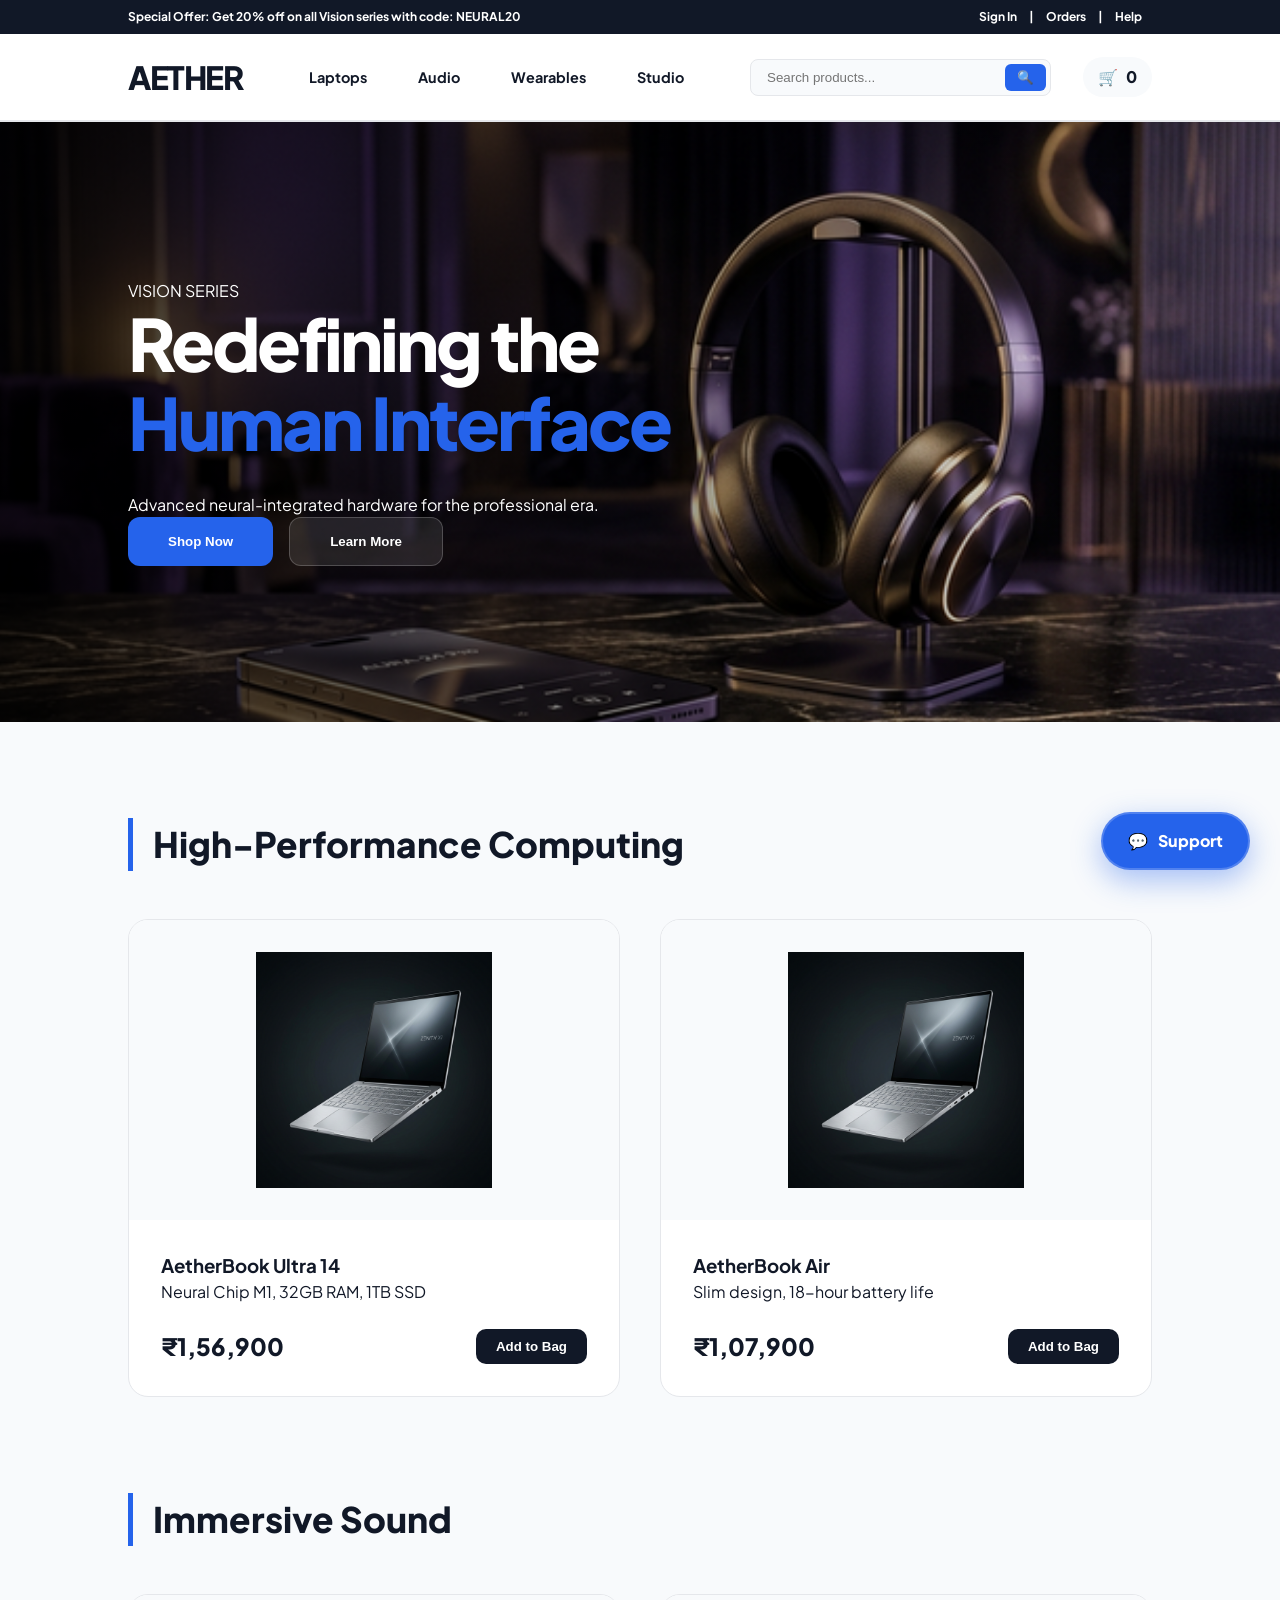
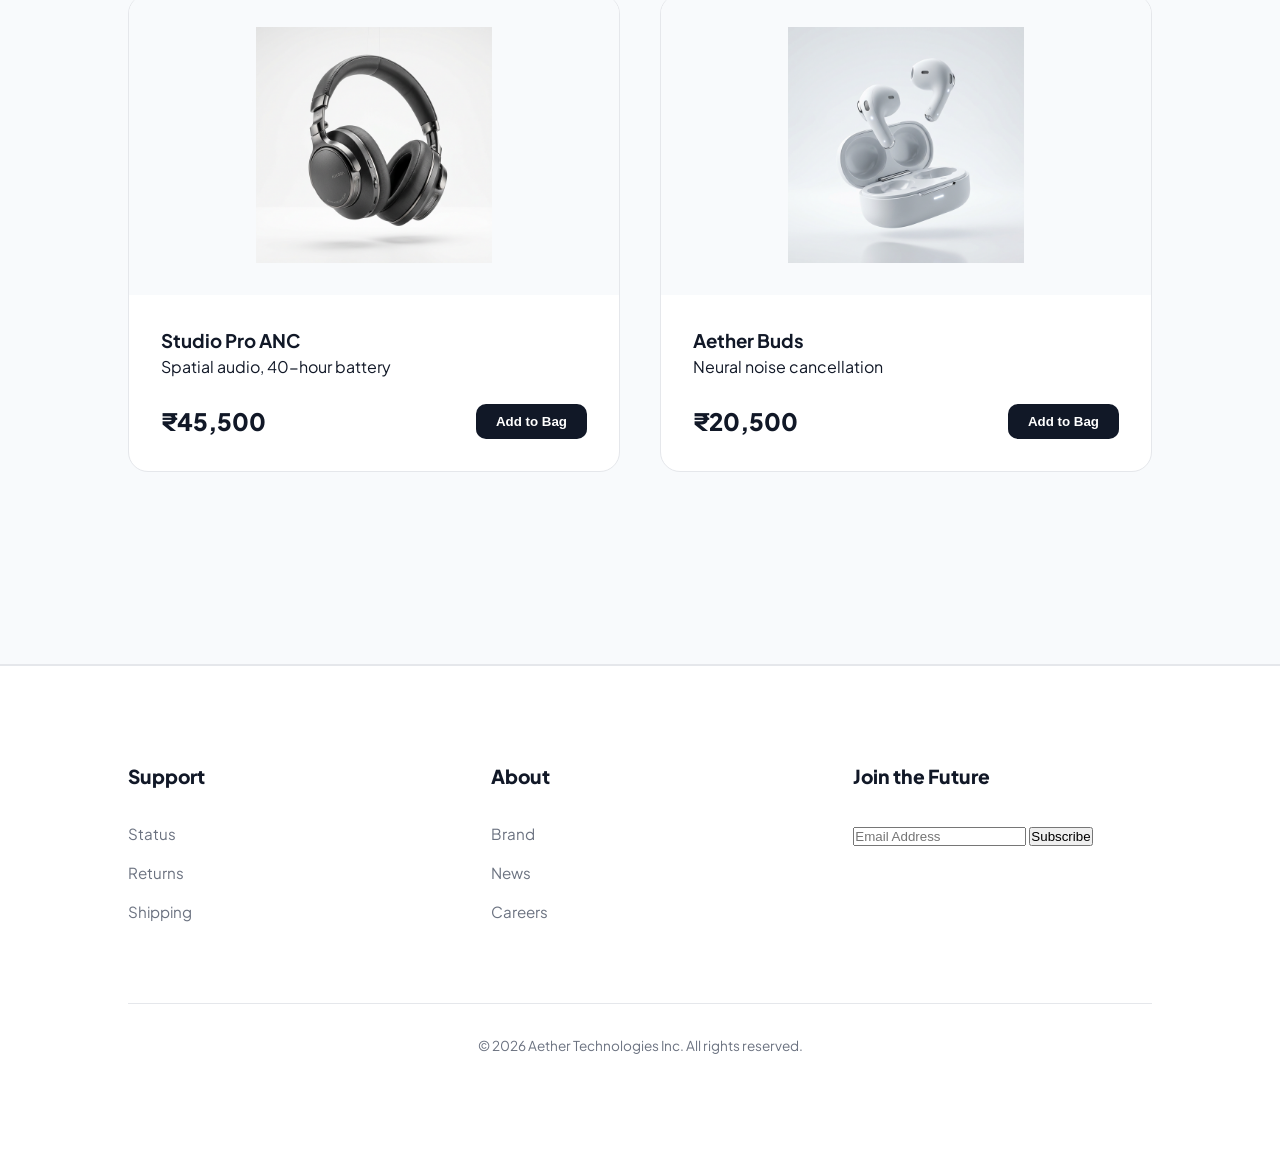
<file: ecommerce/index.html>
<!DOCTYPE html>
<html lang="en">

<head>
    <meta charset="UTF-8">
    <meta name="viewport" content="width=device-width, initial-scale=1.0">
    <title>AETHER Store | Official Site</title>
    <link rel="stylesheet" href="styles.css">
    <link href="https://fonts.googleapis.com/css2?family=Plus+Jakarta+Sans:wght@300;400;500;600;700;800&display=swap"
        rel="stylesheet">
    <script src="script.js" defer></script>
</head>

<body>
    <!-- Premium Header -->
    <nav class="main-nav">
        <div class="top-bar">
            <span>Special Offer: Get 20% off on all Vision series with code: NEURAL20</span>
            <div class="top-links">
                <a href="#" id="signin-nav-btn">Sign In</a> | <a href="#">Orders</a> | <a href="#">Help</a>
            </div>

        </div>
        <div class="navbar">
            <div class="logo-area" onclick="location.reload()">
                <span class="logo">AETHER</span>
            </div>
            <div class="nav-links">
                <a href="#computing">Laptops</a>
                <a href="#audio">Audio</a>
                <a href="#wearables">Wearables</a>
                <a href="#studio">Studio</a>
            </div>
            <div class="nav-tools">
                <div class="search-box">
                    <input type="text" placeholder="Search products...">
                    <button>🔍</button>
                </div>
                <div class="cart-icon" id="cart-btn">
                    🛒 <span id="cart-count">0</span>
                </div>
            </div>
        </div>
    </nav>

    <!-- Hero Content -->
    <header class="main-hero">
        <div class="hero-image" style="background-image: url('assets/hero.png');"></div>
        <div class="hero-overlay">
            <div class="content">
                <span class="badge">VISION SERIES</span>
                <h1>Redefining the <br><span>Human Interface</span></h1>
                <p>Advanced neural-integrated hardware for the professional era.</p>
                <div class="cta-group">
                    <button class="btn-primary" onclick="scrollToId('computing')">Shop Now</button>
                    <button class="btn-secondary">Learn More</button>
                </div>
            </div>
        </div>
    </header>

    <!-- Product Sections -->
    <main class="store-container">

        <!-- Computing Section -->
        <section id="computing" class="product-section">
            <h2 class="section-title">High-Performance Computing</h2>
            <div class="product-grid">
                <div class="product-card">
                    <div class="img-box">
                        <img src="assets/laptop.png" alt="AetherBook Ultra 14">
                    </div>

                    <div class="info">
                        <h3>AetherBook Ultra 14</h3>
                        <p class="desc">Neural Chip M1, 32GB RAM, 1TB SSD</p>
                        <div class="price-line">
                            <span class="price">₹1,56,900</span>
                            <button class="add-btn" onclick="addToCart('AetherBook Ultra 14', 156900)">Add to
                                Bag</button>
                        </div>

                    </div>
                </div>
                <div class="product-card">
                    <div class="img-box">
                        <img src="assets/laptop.png" alt="AetherBook Air">
                    </div>


                    <div class="info">
                        <h3>AetherBook Air</h3>
                        <p class="desc">Slim design, 18-hour battery life</p>
                        <div class="price-line">
                            <span class="price">₹1,07,900</span>
                            <button class="add-btn" onclick="addToCart('AetherBook Air', 107900)">Add to Bag</button>
                        </div>

                    </div>
                </div>
            </div>
        </section>

        <!-- Audio Section -->
        <section id="audio" class="product-section alternate">
            <h2 class="section-title">Immersive Sound</h2>
            <div class="product-grid">
                <div class="product-card">
                    <div class="img-box">
                        <img src="assets/audio.png" alt="Studio Pro ANC">
                    </div>

                    <div class="info">
                        <h3>Studio Pro ANC</h3>
                        <p class="desc">Spatial audio, 40-hour battery</p>
                        <div class="price-line">
                            <span class="price">₹45,500</span>
                            <button class="add-btn" onclick="addToCart('Studio Pro ANC', 45500)">Add to Bag</button>
                        </div>

                    </div>
                </div>
                <div class="product-card">
                    <div class="img-box">
                        <img src="assets/earbuds.png" alt="Aether Buds">
                    </div>

                    <div class="info">
                        <h3>Aether Buds</h3>
                        <p class="desc">Neural noise cancellation</p>
                        <div class="price-line">
                            <span class="price">₹20,500</span>
                            <button class="add-btn" onclick="addToCart('Aether Buds', 20500)">Add to Bag</button>
                        </div>

                    </div>
                </div>
            </div>
        </section>

    </main>

    <!-- REAL E-COMMERCE FOOTER -->
    <footer class="site-footer">
        <div class="footer-grid">
            <div class="footer-col">
                <h4>Support</h4>
                <a href="#">Status</a>
                <a href="#">Returns</a>
                <a href="#">Shipping</a>
            </div>
            <div class="footer-col">
                <h4>About</h4>
                <a href="#">Brand</a>
                <a href="#">News</a>
                <a href="#">Careers</a>
            </div>
            <div class="footer-col newsletter">
                <h4>Join the Future</h4>
                <input type="email" placeholder="Email Address">
                <button>Subscribe</button>
            </div>
        </div>
        <div class="legal">
            © 2026 Aether Technologies Inc. All rights reserved.
        </div>
    </footer>

    <!-- REFINED NEURAL CHAT INTEGRATION -->
    <div id="neural-support-btn" class="support-fab">
        <span class="icon">💬</span> Support
    </div>

    <!-- Chat Interface -->
    <div id="support-modal" class="chat-sidebar hidden">
        <div class="chat-header">
            <div class="header-info">
                <h3>Aether Assistant</h3>
                <span class="status">● Online</span>
            </div>
            <button id="close-support">✕</button>
        </div>

        <div class="chat-body" id="chat-history">
            <div class="msg ai">How can I assist your shopping experience today? I can help with orders, product info,
                or technical support.</div>
        </div>

        <!-- CAMERA/SENSORS AREA -->
        <div id="sensor-preview" class="hidden">
            <div class="video-wrapper">
                <video id="support-cam" autoplay playsinline></video>
                <div class="scan-animation"></div>
            </div>
            <div id="scan-label">SCANNING INTENT...</div>
        </div>

        <div class="chat-footer">
            <div class="sensor-row">
                <button id="cam-btn" title="Live Video Analysis">📹 Live</button>
                <button id="img-btn" title="Upload Image Trace">� Image</button>

                <button id="mic-btn" title="Voice Analysis">🎤 Voice</button>
            </div>
            <input type="file" id="image-upload" accept="image/*" class="hidden">

            <div class="input-row">
                <input type="text" id="support-text" placeholder="Type a message...">
                <button id="send-btn">Send</button>
            </div>

            <!-- REAL-TIME ANALYTICS (SUBTLE) -->
            <div id="neural-analytics" class="hidden">
                <div class="intent-row">
                    Detected Intent: <strong id="detected-intent">---</strong>
                </div>
                <div class="conf-bar-bg">
                    <div id="intent-conf-bar" class="conf-bar-fill"></div>
                </div>
            </div>
        </div>
    </div>

    <!-- Modals for E-commerce Functionality -->
    <div id="signin-modal" class="auth-modal hidden">
        <div class="modal-content">
            <h3>Sign Into Aether</h3>
            <p>Connect to access Neural Personalization & INR Currency.</p>
            <input type="email" id="user-email" placeholder="Email Address">
            <input type="password" id="user-pass" placeholder="Password">
            <div class="modal-actions">
                <button class="btn-primary" id="do-signin">Sign In</button>
                <button class="btn-ghost" id="close-signin">Cancel</button>
            </div>
        </div>
    </div>

    <!-- Bag Drawer / Modal -->
    <div id="cart-modal" class="cart-sidebar hidden">
        <div class="chat-header">
            <div class="header-info">
                <h3>Your Bag</h3>
                <span id="bag-total-count">0 items</span>
            </div>
            <button id="close-cart">✕</button>
        </div>
        <div class="chat-body" id="cart-items">
            <!-- Items injected by JS -->
            <div class="empty-cart-msg">Your bag is empty. Explore the Aether ecosystem.</div>
        </div>
        <div class="chat-footer">
            <div class="cart-summary">
                <span>Estimated Total:</span>
                <span id="cart-total-price">₹0</span>
            </div>
            <button class="btn-primary buy-now-btn" style="width: 100%; margin-top: 1rem;">Complete Checkout</button>
        </div>
    </div>


</html>
</file>
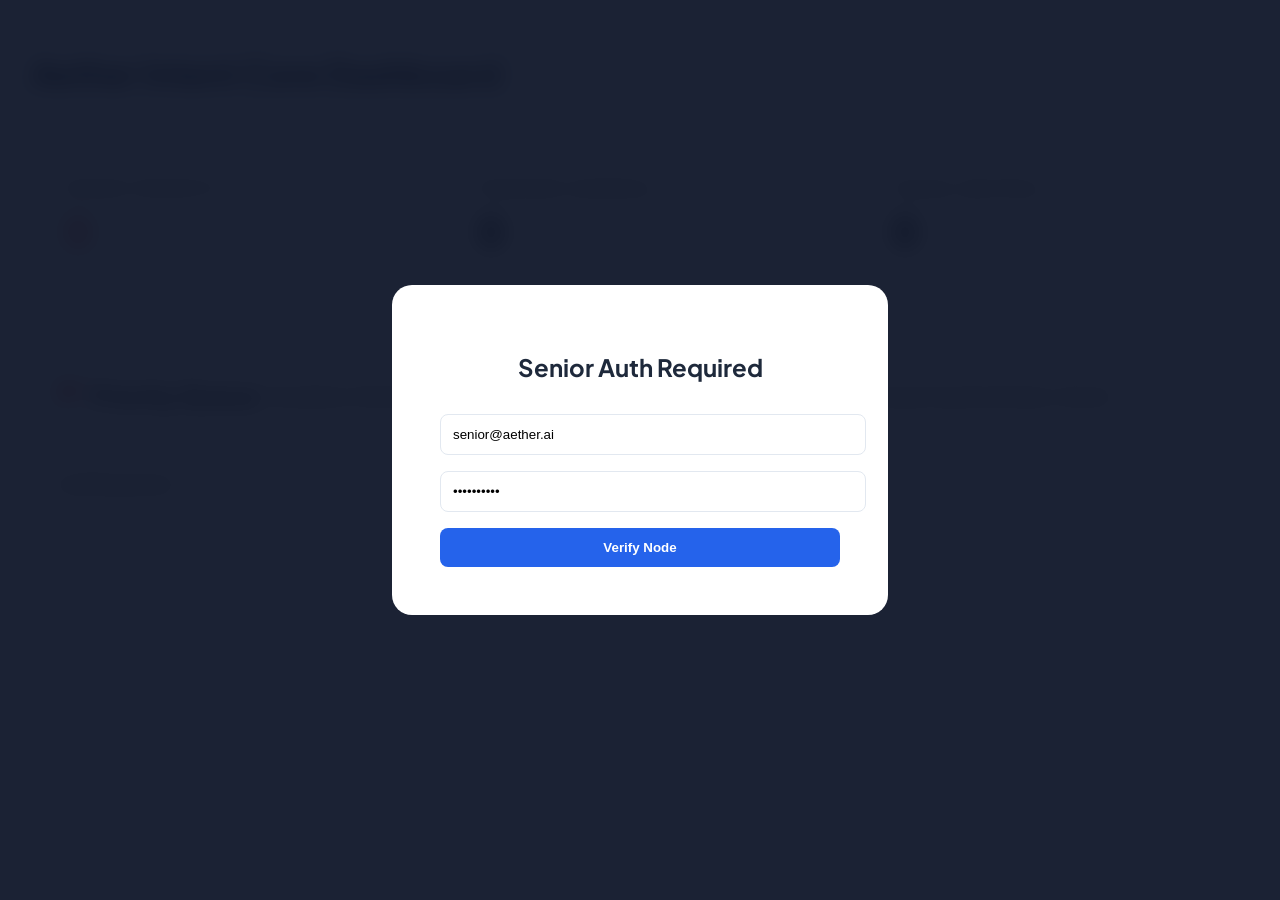
<file: ecommerce/dashboard.html>
<!DOCTYPE html>
<html lang="en">

<head>
    <meta charset="UTF-8">
    <meta name="viewport" content="width=device-width, initial-scale=1.0">
    <title>AETHER | Intent Analytics Dashboard</title>
    <link href="https://fonts.googleapis.com/css2?family=Plus+Jakarta+Sans:wght@400;700;800&display=swap"
        rel="stylesheet">
    <style>
        :root {
            --primary: #2563eb;
            --priority: #ef4444;
            --neutral: #10b981;
            --bg: #f8fafc;
        }

        body {
            font-family: 'Plus Jakarta Sans', sans-serif;
            background: var(--bg);
            margin: 0;
            padding: 2rem;
        }

        .header {
            display: flex;
            justify-content: space-between;
            align-items: center;
            margin-bottom: 2rem;
        }

        .stats-grid {
            display: grid;
            grid-template-columns: repeat(3, 1fr);
            gap: 1.5rem;
            margin-bottom: 3rem;
        }

        .stat-card {
            background: #fff;
            padding: 2rem;
            border-radius: 16px;
            box-shadow: 0 4px 12px rgba(0, 0, 0, 0.05);
        }

        .stat-card h3 {
            margin: 0;
            font-size: 0.9rem;
            color: #666;
            text-transform: uppercase;
            letter-spacing: 1px;
        }

        .stat-card .count {
            font-size: 2.5rem;
            font-weight: 800;
            margin-top: 0.5rem;
        }

        .priority-count {
            color: var(--priority);
        }

        .cases-section {
            display: grid;
            grid-template-columns: 1fr 1fr;
            gap: 2rem;
        }

        .cases-column {
            background: #fff;
            border-radius: 20px;
            padding: 1.5rem;
            box-shadow: 0 10px 30px rgba(0, 0, 0, 0.05);
        }

        .column-header {
            display: flex;
            align-items: center;
            gap: 10px;
            margin-bottom: 1.5rem;
            border-bottom: 1px solid #eee;
            padding-bottom: 1rem;
        }

        .case-card {
            padding: 1.5rem;
            border: 1px solid #eee;
            border-radius: 12px;
            margin-bottom: 1rem;
            transition: 0.2s;
            position: relative;
        }

        .case-card:hover {
            border-color: var(--primary);
        }

        .case-meta {
            display: flex;
            justify-content: space-between;
            font-size: 0.75rem;
            color: #999;
            margin-bottom: 8px;
        }

        .case-text {
            font-weight: 700;
            font-size: 0.95rem;
            color: #1e293b;
        }

        .case-intent {
            display: inline-block;
            padding: 4px 12px;
            border-radius: 6px;
            font-size: 0.7rem;
            font-weight: 800;
            margin-top: 10px;
        }

        .intent-priority {
            background: #fee2e2;
            color: #b91c1c;
        }

        .intent-neutral {
            background: #d1fae5;
            color: #065f46;
        }

        .reply-area {
            margin-top: 15px;
            border-top: 1px solid #f1f5f9;
            padding-top: 15px;
        }

        .reply-area textarea {
            width: 100%;
            border: 1px solid #e2e8f0;
            border-radius: 8px;
            padding: 10px;
            font-family: inherit;
            resize: none;
            font-size: 0.85rem;
        }

        .reply-btn {
            background: var(--primary);
            color: white;
            border: none;
            padding: 5px 15px;
            border-radius: 6px;
            font-size: 0.8rem;
            font-weight: 700;
            cursor: pointer;
            margin-top: 8px;
        }

        .replies-sent {
            margin-top: 10px;
            font-size: 0.8rem;
            color: #64748b;
            background: #f8fafc;
            padding: 8px;
            border-radius: 6px;
        }

        /* Login Overlay */
        #login-overlay {
            position: fixed;
            inset: 0;
            background: rgba(15, 23, 42, 0.95);
            display: flex;
            align-items: center;
            justify-content: center;
            z-index: 9999;
            backdrop-filter: blur(10px);
        }

        .login-box {
            background: white;
            padding: 3rem;
            border-radius: 20px;
            width: 400px;
            text-align: center;
        }

        .login-box h2 {
            margin-bottom: 2rem;
            color: #1e293b;
        }

        .login-box input {
            width: 100%;
            padding: 12px;
            margin-bottom: 1rem;
            border: 1px solid #e2e8f0;
            border-radius: 8px;
        }

        .login-box button {
            width: 100%;
            padding: 12px;
            background: var(--primary);
            color: white;
            border: none;
            border-radius: 8px;
            font-weight: 800;
            cursor: pointer;
        }

        .hidden {
            display: none !important;
        }
    </style>
</head>

<body>
    <div id="login-overlay">
        <div class="login-box">
            <h2>Senior Auth Required</h2>
            <input type="email" id="senior-email" placeholder="Senior Email" value="senior@aether.ai">
            <input type="password" id="senior-pass" placeholder="Aether Access Key" value="aether2026">
            <button onclick="doSeniorLogin()">Verify Node</button>
        </div>
    </div>

    <div class="header">
        <h1>Aether Intent Core Dashboard</h1>
        <div id="senior-info" class="hidden">Senior Node: <strong id="node-id">0x77</strong></div>
    </div>

    <div class="stats-grid">
        <div class="stat-card">
            <h3>Urgent (Priority)</h3>
            <div id="priority-total" class="count priority-count">0</div>
        </div>
        <div class="stat-card">
            <h3>Standard (General)</h3>
            <div id="general-total" class="count">0</div>
        </div>
        <div class="stat-card">
            <h3>Casual (Neutral)</h3>
            <div id="neutral-total" class="count">0</div>
        </div>
    </div>

    <div class="cases-section">
        <div class="cases-column">
            <div class="column-header">
                <h2>🚩 Priority Queue</h2>
                <p>Escalation, Distress, Complaints</p>
            </div>
            <div id="priority-list">Loading queue...</div>
        </div>
        <div class="cases-column">
            <div class="column-header">
                <h2>🟢 Neutral Sync</h2>
                <p>Casual inquiries & basic checks</p>
            </div>
            <div id="neutral-list">Loading sync...</div>
        </div>
    </div>

    <script>
        const API = "http://localhost:8000";
        let seniorToken = null;

        async function doSeniorLogin() {
            const email = document.getElementById('senior-email').value;
            const password = document.getElementById('senior-pass').value;

            try {
                const resp = await fetch(`${API}/senior/login`, {
                    method: 'POST',
                    headers: { 'Content-Type': 'application/json' },
                    body: JSON.stringify({ email, password })
                });
                const data = await resp.json();
                seniorToken = data.token;
                document.getElementById('login-overlay').classList.add('hidden');
                document.getElementById('senior-info').classList.remove('hidden');
                loadDashboard();
            } catch (e) {
                alert("Auth Failure: Check access keys.");
            }
        }

        async function loadDashboard() {
            if (!seniorToken) return;

            // Load Stats
            const statsResp = await fetch(`${API}/dashboard/stats`);
            const stats = await statsResp.json();
            document.getElementById('priority-total').innerText = stats.priority || 0;
            document.getElementById('general-total').innerText = stats.general || 0;
            document.getElementById('neutral-total').innerText = stats.neutral || 0;

            // Load Priority Cases
            const priResp = await fetch(`${API}/dashboard/cases/priority`);
            const priCases = await priResp.json();
            renderCases('priority-list', priCases, 'intent-priority', 'priority');

            // Load Neutral Cases
            const neuResp = await fetch(`${API}/dashboard/cases/neutral`);
            const neuCases = await neuResp.json();
            renderCases('neutral-list', neuCases, 'intent-neutral', 'neutral');
        }

        function renderCases(targetId, cases, intentClass, category) {
            const container = document.getElementById(targetId);
            if (cases.length === 0) {
                container.innerHTML = '<p style="color:#999">Queue clear.</p>';
                return;
            }
            container.innerHTML = '';
            // Show escalated ones first
            cases.sort((a, b) => (b.escalated_by_user ? 1 : 0) - (a.escalated_by_user ? 1 : 0));
            cases.reverse().forEach(c => {
                const div = document.createElement('div');
                div.className = 'case-card';

                // Build conversation thread HTML
                let threadHtml = '';
                if (c.conversation_log && c.conversation_log.length > 0) {
                    threadHtml = '<div class="conv-thread">';
                    c.conversation_log.forEach(msg => {
                        const isUser = msg.role === 'user';
                        const isAI = msg.role === 'ai';
                        const bg = isUser ? '#e0f2fe' : isAI ? '#f1f5f9' : '#faf5ff';
                        const label = isUser ? '🧑 Customer' : isAI ? '🤖 AI' : '👤 Senior';
                        threadHtml += `
                            <div style="margin-bottom:6px; padding:7px 10px; border-radius:8px; background:${bg}; font-size:0.8rem;">
                                <span style="font-weight:800; font-size:0.7rem; display:block; margin-bottom:2px;">${label}</span>
                                ${msg.text}
                            </div>`;
                    });
                    threadHtml += '</div>';
                }

                // Existing replies from senior
                let repliesHtml = '';
                if (c.replies && c.replies.length > 0) {
                    repliesHtml = c.replies.map(r =>
                        `<div class="replies-sent"><strong>✅ Replied:</strong> ${r.text}</div>`
                    ).join('');
                }

                const escalatedBadge = c.escalated_by_user
                    ? `<span style="background:#7c3aed;color:white;padding:2px 8px;border-radius:4px;font-size:0.7rem;font-weight:800;">⚡ USER ESCALATED</span>`
                    : '';

                div.innerHTML = `
                    <div class="case-meta">
                        <span>${new Date(c.timestamp).toLocaleString()}</span>
                        <span>Confidence: ${(c.confidence * 100).toFixed(1)}%</span>
                    </div>
                    <div style="display:flex;align-items:center;gap:8px;flex-wrap:wrap;margin-bottom:8px;">
                        <div class="case-intent ${intentClass}">${c.intent}</div>
                        ${escalatedBadge}
                    </div>
                    <div class="case-text">"${c.text_input}"</div>
                    <div style="font-size:0.75rem; color:#666; margin-top:5px;">AI Action: ${c.action}</div>

                    ${c.conversation_log && c.conversation_log.length > 0 ? `
                        <details style="margin-top:12px;">
                            <summary style="font-size:0.8rem;font-weight:700;cursor:pointer;color:#2563eb;">
                                📋 View Full Conversation (${c.conversation_log.length} messages)
                            </summary>
                            ${threadHtml}
                        </details>` : ''}

                    ${repliesHtml}

                    <div class="reply-area">
                        <div style="display:flex; gap:6px; margin-bottom:8px; align-items:center;">
                            <span style="font-size:0.75rem; font-weight:700; color:#64748b;">Senior Reply:</span>
                            <button onclick="aiDraftReply('${c.id}', '${c.intent}', '${c.confidence}', \`${(c.text_input || '').replace(/`/g, "'").replace(/"/g, "'")}\`)" style="
                                padding:4px 12px; border:1px solid #7c3aed; border-radius:6px;
                                background:#faf5ff; color:#7c3aed; font-size:0.75rem;
                                font-weight:700; cursor:pointer; display:flex; align-items:center; gap:4px;
                            ">✨ AI Draft</button>
                        </div>
                        <textarea placeholder="Type your reply or click ✨ AI Draft to auto-generate..." id="reply-${c.id}" rows="4" style="width:100%;border:1px solid #e2e8f0;border-radius:8px;padding:10px;font-family:inherit;resize:vertical;font-size:0.85rem;"></textarea>
                        <button class="reply-btn" onclick="sendReply('${c.id}', '${category}')">📤 Send Reply to Customer</button>
                    </div>
                `;
                container.appendChild(div);
            });
        }

        async function sendReply(caseId, category) {
            const textarea = document.getElementById(`reply-${caseId}`);
            const reply = textarea ? textarea.value.trim() : '';
            if (!reply) return alert("Please type a reply first.");

            const resp = await fetch(`${API}/dashboard/reply`, {
                method: 'POST',
                headers: { 'Content-Type': 'application/json' },
                body: JSON.stringify({ case_id: caseId, reply, category })
            });

            if (resp.ok) {
                textarea.value = '';
                textarea.placeholder = '✅ Reply sent! Customer will see it in ~3 seconds.';
                loadDashboard();
            } else {
                alert("Transmission failed. Try again.");
            }
        }

        async function aiDraftReply(caseId, intent, confidence, lastMsg) {
            const textarea = document.getElementById(`reply-${caseId}`);
            if (!textarea) return;

            textarea.value = '';
            textarea.placeholder = '✨ AI is drafting a reply...';

            try {
                const resp = await fetch(`${API}/suggest-reply`, {
                    method: 'POST',
                    headers: { 'Content-Type': 'application/json' },
                    body: JSON.stringify({
                        case_id: caseId,
                        intent: intent,
                        confidence: parseFloat(confidence),
                        last_customer_msg: lastMsg
                    })
                });

                if (!resp.ok) throw new Error('API error');
                const data = await resp.json();

                // Animate typing effect
                textarea.value = '';
                textarea.placeholder = 'Edit this AI draft before sending...';
                let i = 0;
                const text = data.draft;
                const typing = setInterval(() => {
                    textarea.value += text[i];
                    i++;
                    if (i >= text.length) {
                        clearInterval(typing);
                        textarea.style.borderColor = '#7c3aed';
                    }
                }, 12);

            } catch (e) {
                textarea.placeholder = '⚠️ Draft failed. Type your reply manually.';
            }
        }

        setInterval(loadDashboard, 10000);
    </script>
</body>

</html>
</file>
<file: ecommerce/styles.css>
/* PREMIUM AMAZON/FLIPKART STYLE E-COMMERCE STYLES */
:root {
    --primary: #2563eb;
    --primary-dark: #1e40af;
    --accent: #f59e0b;
    --bg-light: #f8fafc;
    --bg-white: #ffffff;
    --text-dark: #111827;
    --text-muted: #6b7280;
    --border-light: #e5e7eb;
}

/* Global Styles */
* {
    margin: 0;
    padding: 0;
    box-sizing: border-box;
}

body {
    background: var(--bg-light);
    color: var(--text-dark);
    font-family: 'Plus Jakarta Sans', sans-serif;
    line-height: 1.5;
    overflow-x: hidden;
}

/* Header & Navigation */
.main-nav {
    background: var(--bg-white);
    position: sticky;
    top: 0;
    z-index: 1000;
    border-bottom: 2px solid var(--border-light);
}

.top-bar {
    background: var(--text-dark);
    color: white;
    font-size: 0.75rem;
    font-weight: 700;
    padding: 8px 10%;
    display: flex;
    justify-content: space-between;
}

.top-links a {
    color: white;
    text-decoration: none;
    margin: 0 10px;
}

.navbar {
    padding: 1.2rem 10%;
    display: flex;
    justify-content: space-between;
    align-items: center;
}

.logo {
    font-size: 2rem;
    font-weight: 800;
    letter-spacing: -1.5px;
    cursor: pointer;
}

.nav-links a {
    text-decoration: none;
    color: var(--text-dark);
    font-weight: 700;
    margin: 0 1.5rem;
    font-size: 0.9rem;
    transition: 0.2s;
}

.nav-links a:hover {
    color: var(--primary);
}

.nav-tools {
    display: flex;
    align-items: center;
    gap: 2rem;
}

.search-box {
    display: flex;
    background: var(--bg-light);
    border: 1px solid var(--border-light);
    border-radius: 8px;
    padding: 4px;
}

.search-box input {
    border: none;
    background: none;
    padding: 6px 12px;
    outline: none;
    width: 250px;
}

.search-box button {
    background: var(--primary);
    color: white;
    border: none;
    padding: 6px 12px;
    border-radius: 6px;
    cursor: pointer;
}

.cart-icon {
    font-weight: 800;
    cursor: pointer;
    background: var(--bg-light);
    padding: 8px 15px;
    border-radius: 100px;
    display: flex;
    gap: 8px;
}

/* Hero Section */
.main-hero {
    height: 600px;
    position: relative;
    overflow: hidden;
}

.hero-image {
    position: absolute;
    inset: 0;
    background-size: cover;
    background-position: center;
    transform: scale(1.05);
}

.hero-overlay {
    position: absolute;
    inset: 0;
    background: linear-gradient(90deg, rgba(0, 0, 0, 0.8) 0%, transparent 100%);
    display: flex;
    align-items: center;
    padding: 0 10%;
}

.content {
    max-width: 600px;
    color: white;
}

.content h1 {
    font-size: 4.5rem;
    font-weight: 900;
    letter-spacing: -3px;
    line-height: 1.1;
    margin-bottom: 2rem;
}

.content h1 span {
    color: var(--primary);
}

.cta-group {
    display: flex;
    gap: 1rem;
}

.btn-primary {
    background: var(--primary);
    color: white;
    border: none;
    padding: 1rem 2.5rem;
    border-radius: 12px;
    font-weight: 800;
    cursor: pointer;
    transition: 0.3s;
}

.btn-secondary {
    background: rgba(255, 255, 255, 0.1);
    color: white;
    border: 1px solid rgba(255, 255, 255, 0.2);
    padding: 1rem 2.5rem;
    border-radius: 12px;
    font-weight: 800;
    cursor: pointer;
}

.btn-primary:hover {
    background: var(--primary-dark);
}

/* Store Sections */
.store-container {
    padding: 6rem 10%;
}

.product-section {
    margin-bottom: 6rem;
}

.section-title {
    font-size: 2.2rem;
    font-weight: 800;
    margin-bottom: 3rem;
    padding-left: 20px;
    border-left: 5px solid var(--primary);
}

.product-grid {
    display: grid;
    grid-template-columns: repeat(auto-fit, minmax(300px, 1fr));
    gap: 2.5rem;
}

.product-card {
    background: var(--bg-white);
    border: 1px solid var(--border-light);
    border-radius: 20px;
    overflow: hidden;
    transition: 0.3s;
}

.product-card:hover {
    box-shadow: 0 20px 40px rgba(0, 0, 0, 0.05);
    transform: translateY(-5px);
}

.img-box {
    height: 300px;
    background: var(--bg-light);
    display: flex;
    align-items: center;
    justify-content: center;
    padding: 2rem;
}

.img-box img {
    width: 100%;
    height: 100%;
    object-fit: contain;
}

.info {
    padding: 2rem;
}

.price-line {
    display: flex;
    justify-content: space-between;
    align-items: center;
    margin-top: 1.5rem;
}

.price {
    font-size: 1.5rem;
    font-weight: 800;
}

.add-btn {
    background: var(--text-dark);
    color: white;
    border: none;
    padding: 10px 20px;
    border-radius: 10px;
    font-weight: 700;
    cursor: pointer;
    transition: 0.3s;
}

.add-btn:hover {
    background: var(--primary);
}

/* Footer Styling */
.site-footer {
    background: var(--bg-white);
    border-top: 2px solid var(--border-light);
    padding: 6rem 10%;
}

.footer-grid {
    display: grid;
    grid-template-columns: repeat(3, 1fr);
    gap: 4rem;
    margin-bottom: 4rem;
}

.footer-col h4 {
    font-size: 1.2rem;
    font-weight: 800;
    margin-bottom: 2rem;
}

.footer-col a {
    display: block;
    text-decoration: none;
    color: var(--text-muted);
    margin-bottom: 1rem;
    font-size: 0.95rem;
}

.footer-col a:hover {
    color: var(--primary);
}

.legal {
    text-align: center;
    color: var(--text-muted);
    font-size: 0.85rem;
    border-top: 1px solid var(--border-light);
    padding-top: 2rem;
}

/* Support FAB */
.support-fab {
    position: fixed;
    bottom: 30px;
    right: 30px;
    background: var(--primary);
    color: white;
    padding: 15px 25px;
    border-radius: 50px;
    font-weight: 800;
    cursor: pointer;
    box-shadow: 0 10px 30px rgba(37, 99, 235, 0.4);
    transition: 0.3s;
    z-index: 1000;
    display: flex;
    align-items: center;
    gap: 10px;
    border: 2px solid rgba(255, 255, 255, 0.2);
}

.support-fab:hover {
    transform: translateY(-5px) scale(1.05);
    box-shadow: 0 15px 40px rgba(37, 99, 235, 0.5);
}

/* Chat Sidebar */
.chat-sidebar {
    position: fixed;
    bottom: 30px;
    right: 30px;
    width: 400px;
    height: 650px;
    background: white;
    border-radius: 24px;
    box-shadow: 0 20px 60px rgba(0, 0, 0, 0.2);
    display: flex;
    flex-direction: column;
    overflow: hidden;
    z-index: 1001;
    border: 1px solid rgba(0, 0, 0, 0.05);
    animation: slideUp 0.4s cubic-bezier(0.16, 1, 0.3, 1);
}

@keyframes slideUp {
    from {
        transform: translateY(100px);
        opacity: 0;
    }

    to {
        transform: translateY(0);
        opacity: 1;
    }
}

.chat-header {
    background: #1e293b;
    color: white;
    padding: 20px;
    display: flex;
    justify-content: space-between;
    align-items: center;
}

.chat-header h3 {
    margin: 0;
    font-size: 1.1rem;
}

.chat-header .status {
    font-size: 0.75rem;
    color: #10b981;
}

#close-support {
    background: rgba(255, 255, 255, 0.1);
    border: none;
    color: white;
    width: 35px;
    height: 35px;
    border-radius: 8px;
    cursor: pointer;
}

.chat-body {
    flex: 1;
    padding: 20px;
    overflow-y: auto;
    padding: 1.5rem;
    display: flex;
    flex-direction: column;
    gap: 1rem;
    background: #fbfcfe;
}

.chat-msg {
    padding: 0.8rem 1.2rem;
    border-radius: 12px;
    max-width: 85%;
    font-size: 0.85rem;
    line-height: 1.4;
    position: relative;
    box-shadow: 0 2px 5px rgba(0, 0, 0, 0.03);
}

.chat-msg.ai {
    background: #fff;
    color: var(--text-dark);
    align-self: flex-start;
    border: 1px solid var(--border-light);
    border-bottom-left-radius: 2px;
}

.chat-msg.user {
    background: var(--primary);
    color: white;
    align-self: flex-end;
    border-bottom-right-radius: 2px;
    text-align: right;
}

.chat-msg.senior {
    background: #f1f5f9;
    color: #1e293b;
    align-self: flex-start;
    border-left: 4px solid var(--primary);
    font-weight: 500;
    border-bottom-left-radius: 4px;
    box-shadow: 0 4px 12px rgba(0, 0, 0, 0.05);
}

.chat-msg.system-notice {
    background: #fef9c3;
    color: #713f12;
    align-self: center;
    font-size: 0.8rem;
    font-weight: 700;
    text-align: center;
    border-radius: 8px;
    padding: 8px 14px;
    max-width: 100%;
    width: 100%;
}

.chat-msg.ai-loading {
    background: white;
    color: #94a3b8;
    align-self: flex-start;
    border-bottom-left-radius: 4px;
    border: 1px solid var(--border-light);
    animation: pulseMini 1.2s infinite ease-in-out;
    font-style: italic;
}

@keyframes pulseMini {

    0%,
    100% {
        opacity: 0.6;
    }

    50% {
        opacity: 1;
    }
}

@keyframes fadeIn {
    from {
        opacity: 0;
        transform: translateY(8px);
    }

    to {
        opacity: 1;
        transform: translateY(0);
    }
}

/* Intent Result Card in Chat */
.chat-msg.intent-result {
    align-self: stretch;
    max-width: 100%;
    background: transparent;
    padding: 0;
    border-radius: 0;
    box-shadow: none;
    border: none;
    animation: fadeIn 0.4s ease;
}


/* CAMERA/VIDEO AREA FIXES */
#sensor-preview {
    padding: 1.5rem;
    border-top: 1px solid var(--border-light);
    background: #000;
    color: white;
    text-align: center;
}

.video-wrapper {
    width: 100%;
    aspect-ratio: 4/3;
    background: #111;
    border-radius: 12px;
    overflow: hidden;
    position: relative;
    border: 1px solid #333;
}

#support-cam {
    width: 100%;
    height: 100%;
    object-fit: contain;
    /* FIXED: Prevents zoom, shows full camera frame */
}

.scan-animation {
    position: absolute;
    inset: 0;
    border: 2px solid var(--primary);
    box-shadow: inset 0 0 20px var(--primary);
    opacity: 0.3;
    animation: scanner-pulse 1s infinite;
}

@keyframes scanner-pulse {
    0% {
        transform: scale(1);
        opacity: 0.3;
    }

    50% {
        transform: scale(1.02);
        opacity: 0.5;
    }

    100% {
        transform: scale(1);
        opacity: 0.3;
    }
}

#scan-label {
    font-size: 0.7rem;
    font-weight: 950;
    letter-spacing: 2px;
    margin-top: 10px;
    color: var(--primary);
}

.chat-footer {
    padding: 1.2rem;
    border-top: 1px solid var(--border-light);
    background: white;
}

.sensor-row {
    display: flex;
    gap: 8px;
    margin-bottom: 1rem;
}

.sensor-row button {
    flex: 1;
    padding: 8px;
    border: 1.5px solid var(--border-light);
    border-radius: 10px;
    background: white;
    font-weight: 700;
    font-size: 0.8rem;
    cursor: pointer;
    transition: 0.2s;
    display: flex;
    align-items: center;
    justify-content: center;
    gap: 6px;
}

.sensor-row button:hover {
    background: var(--bg-light);
}

.sensor-row button.active {
    background: #eff6ff;
    color: var(--primary);
    border-color: var(--primary);
}

.input-row {
    display: flex;
    gap: 8px;
    margin-bottom: 1rem;
}

.input-row input {
    flex: 1;
    padding: 10px 15px;
    border: 1.5px solid var(--border-light);
    border-radius: 10px;
    outline: none;
    font-size: 0.85rem;
}

.input-row input:focus {
    border-color: var(--primary);
}

#send-btn {
    background: var(--primary);
    color: white;
    border: none;
    padding: 0 15px;
    border-radius: 10px;
    font-weight: 700;
    cursor: pointer;
    font-size: 0.85rem;
}

/* NEURAL ANALYTICS SUBTLE */
#neural-analytics {
    padding: 0.8rem;
    background: #f8fafc;
    border-radius: 10px;
    border: 1px solid var(--border-light);
}

.intent-row {
    font-size: 0.75rem;
    font-weight: 700;
    margin-bottom: 6px;
    color: var(--text-muted);
}


.conf-bar-bg {
    height: 6px;
    background: #fee2e2;
    border-radius: 100px;
}

/* Auth Modal Sign In */
.auth-modal {
    position: fixed;
    inset: 0;
    background: rgba(0, 0, 0, 0.8);
    display: flex;
    align-items: center;
    justify-content: center;
    z-index: 3000;
}

.modal-content {
    background: #fff;
    padding: 3rem;
    border-radius: 24px;
    width: 400px;
    text-align: center;
    color: #111;
}

.modal-content h3 {
    font-size: 1.8rem;
    font-weight: 800;
    margin-bottom: 1rem;
}

.modal-content p {
    color: #666;
    margin-bottom: 2rem;
    font-size: 0.9rem;
}

.modal-content input {
    width: 100%;
    padding: 12px;
    margin-bottom: 1rem;
    border: 1px solid #ddd;
    border-radius: 8px;
    font-family: inherit;
}

.modal-actions {
    display: flex;
    gap: 1rem;
    margin-top: 1rem;
}

.modal-actions button {
    flex: 1;
}

.btn-ghost {
    background: #eee;
    color: #333;
    border: none;
    padding: 12px;
    border-radius: 8px;
    cursor: pointer;
}

/* Cart Specific Styles */
.cart-item {
    display: flex;
    align-items: center;
    gap: 15px;
    padding: 1rem;
    border-bottom: 1px solid #eee;
}

.cart-item-info {
    flex: 1;
}

.cart-item-name {
    font-weight: 700;
    font-size: 0.9rem;
}

.cart-item-price {
    font-size: 0.8rem;
    color: var(--primary);
    font-weight: 700;
}

.empty-cart-msg {
    text-align: center;
    color: #999;
    padding: 3rem 0;
}

.cart-summary {
    display: flex;
    justify-content: space-between;
    font-weight: 800;
    font-size: 1.1rem;
}

.conf-bar-fill {
    height: 100%;
    background: var(--primary);
    border-radius: 100px;
    transition: 0.8s;
}

.hidden {
    display: none !important;
}
</file>
